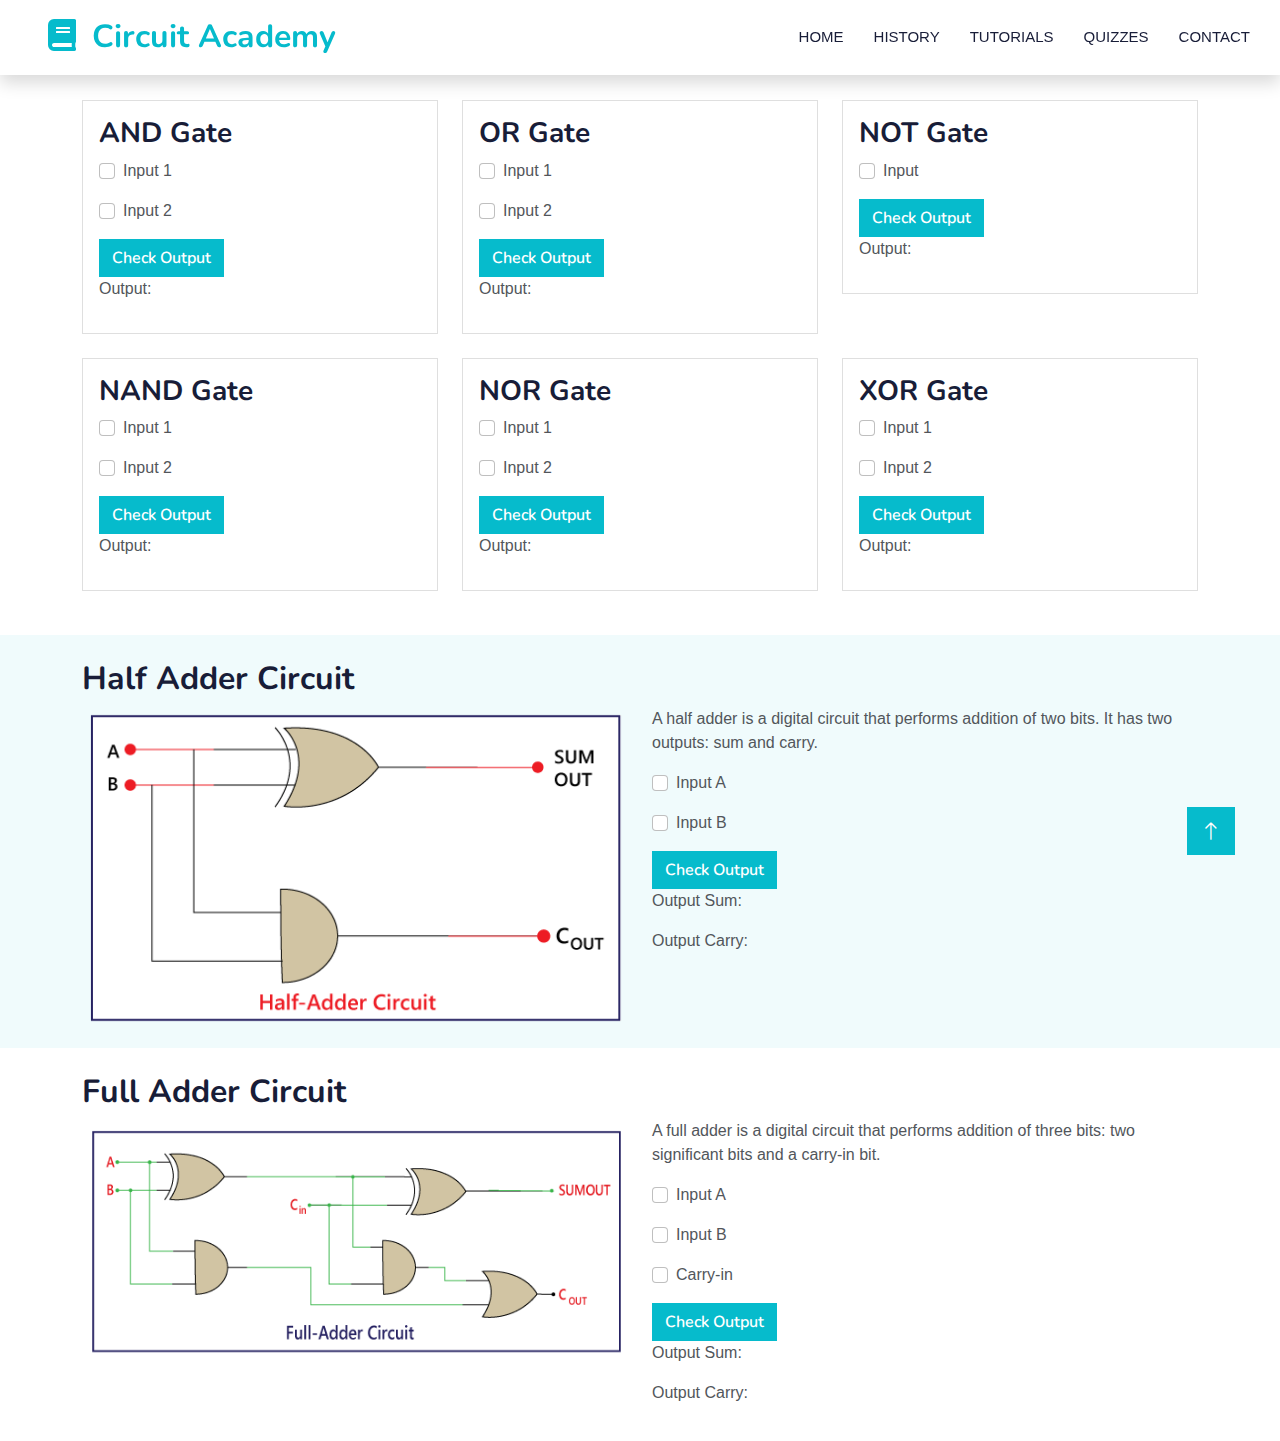
<file: Logic.html>
<!DOCTYPE html>
<html lang="en">

<head>
    <meta charset="utf-8">
    <title>Circuit Academy</title>
    <meta content="width=device-width, initial-scale=1.0" name="viewport">
    <meta content="" name="keywords">
    <meta content="" name="description">

    <!-- Favicon -->
    <link href="img/favicon.ico" rel="icon">

    <!-- Google Web Fonts -->
    <link rel="preconnect" href="https://fonts.googleapis.com">
    <link rel="preconnect" href="https://fonts.gstatic.com" crossorigin>
    <link href="https://fonts.googleapis.com/css2?family=Heebo:wght@400;500;600&family=Nunito:wght@600;700;800&display=swap" rel="stylesheet">

    <!-- Icon Font Stylesheet -->
    <link href="https://cdnjs.cloudflare.com/ajax/libs/font-awesome/5.10.0/css/all.min.css" rel="stylesheet">
    <link href="https://cdn.jsdelivr.net/npm/bootstrap-icons@1.4.1/font/bootstrap-icons.css" rel="stylesheet">

    <!-- Libraries Stylesheet -->
    <link href="lib/animate/animate.min.css" rel="stylesheet">
    <link href="lib/owlcarousel/assets/owl.carousel.min.css" rel="stylesheet">

    <!-- Customized Bootstrap Stylesheet -->
    <link href="css/bootstrap.min.css" rel="stylesheet">

    <!-- Template Stylesheet -->
    <link href="css/style.css" rel="stylesheet">
    
</head>

<body>
    <!-- Spinner Start -->
    <div id="spinner" class="show bg-white position-fixed translate-middle w-100 vh-100 top-50 start-50 d-flex align-items-center justify-content-center">
        <div class="spinner-border text-primary" style="width: 3rem; height: 3rem;" role="status">
            <span class="sr-only">Loading...</span>
        </div>
    </div>
    <!-- Spinner End -->

    <!-- Navbar Start -->
    <nav class="navbar navbar-expand-lg bg-white navbar-light shadow sticky-top p-0">
        <a href="index.html" class="navbar-brand d-flex align-items-center px-4 px-lg-5">
            <h2 class="m-0 text-primary"><i class="fa fa-book me-3"></i>Circuit Academy</h2>
        </a>
        <button type="button" class="navbar-toggler me-4" data-bs-toggle="collapse" data-bs-target="#navbarCollapse">
            <span class="navbar-toggler-icon"></span>
        </button>
        <div class="collapse navbar-collapse" id="navbarCollapse">
            <div class="navbar-nav ms-auto p-4 p-lg-0">
                <a href="index.html" class="nav-item nav-link active">Home</a>
                <a href="History.html" class="nav-item nav-link">History</a>
                <a href="courses.html" class="nav-item nav-link">Tutorials</a>
                <a href="quizzes.html" class="nav-item nav-link">Quizzes</a>
                <a href="contact.html" class="nav-item nav-link">Contact</a>
            </div>
        </div>
    </nav>
    <!-- Navbar End -->

    <!-- Logical Gates Section -->
    <section id="logicalGates" class="section">
        <div class="container">
            <div class="row">
                <div class="col-lg-4">
                    <div class="card mb-4">
                        <div class="card-body">
                            <h3 class="card-title">AND Gate</h3>
                            <div class="form-check mb-3">
                                <input class="form-check-input" type="checkbox" id="andInput1">
                                <label class="form-check-label" for="andInput1">Input 1</label>
                            </div>
                            <div class="form-check mb-3">
                                <input class="form-check-input" type="checkbox" id="andInput2">
                                <label class="form-check-label" for="andInput2">Input 2</label>
                            </div>
                            <button class="btn btn-primary" onclick="checkAndGate()">Check Output</button>
                            <p id="andOutput">Output:</p>
                        </div>
                    </div>
                </div>

                <div class="col-lg-4">
                    <div class="card mb-4">
                        <div class="card-body">
                            <h3 class="card-title">OR Gate</h3>
                            <div class="form-check mb-3">
                                <input class="form-check-input" type="checkbox" id="orInput1">
                                <label class="form-check-label" for="orInput1">Input 1</label>
                            </div>
                            <div class="form-check mb-3">
                                <input class="form-check-input" type="checkbox" id="orInput2">
                                <label class="form-check-label" for="orInput2">Input 2</label>
                            </div>
                            <button class="btn btn-primary" onclick="checkOrGate()">Check Output</button>
                            <p id="orOutput">Output:</p>
                        </div>
                    </div>
                </div>

                <div class="col-lg-4">
                    <div class="card mb-4">
                        <div class="card-body">
                            <h3 class="card-title">NOT Gate</h3>
                            <div class="form-check mb-3">
                                <input class="form-check-input" type="checkbox" id="notInput">
                                <label class="form-check-label" for="notInput">Input</label>
                            </div>
                            <button class="btn btn-primary" onclick="checkNotGate()">Check Output</button>
                            <p id="notOutput">Output:</p>
                        </div>
                    </div>
                </div>

                <div class="col-lg-4">
                    <div class="card mb-4">
                        <div class="card-body">
                            <h3 class="card-title">NAND Gate</h3>
                            <div class="form-check mb-3">
                                <input class="form-check-input" type="checkbox" id="nandInput1">
                                <label class="form-check-label" for="nandInput1">Input 1</label>
                            </div>
                            <div class="form-check mb-3">
                                <input class="form-check-input" type="checkbox" id="nandInput2">
                                <label class="form-check-label" for="nandInput2">Input 2</label>
                            </div>
                            <button class="btn btn-primary" onclick="checkNandGate()">Check Output</button>
                            <p id="nandOutput">Output:</p>
                        </div>
                    </div>
                </div>
                
                <div class="col-lg-4">
                    <div class="card mb-4">
                        <div class="card-body">
                            <h3 class="card-title">NOR Gate</h3>
                            <div class="form-check mb-3">
                                <input class="form-check-input" type="checkbox" id="norInput1">
                                <label class="form-check-label" for="norInput1">Input 1</label>
                            </div>
                            <div class="form-check mb-3">
                                <input class="form-check-input" type="checkbox" id="norInput2">
                                <label class="form-check-label" for="norInput2">Input 2</label>
                            </div>
                            <button class="btn btn-primary" onclick="checkNorGate()">Check Output</button>
                            <p id="norOutput">Output:</p>
                        </div>
                    </div>
                </div>
                
                <div class="col-lg-4">
                    <div class="card mb-4">
                        <div class="card-body">
                            <h3 class="card-title">XOR Gate</h3>
                            <div class="form-check mb-3">
                                <input class="form-check-input" type="checkbox" id="xorInput1">
                                <label class="form-check-label" for="xorInput1">Input 1</label>
                            </div>
                            <div class="form-check mb-3">
                                <input class="form-check-input" type="checkbox" id="xorInput2">
                                <label class="form-check-label" for="xorInput2">Input 2</label>
                            </div>
                            <button class="btn btn-primary" onclick="checkXorGate()">Check Output</button>
                            <p id="xorOutput">Output:</p>
                        </div>
                    </div>
                </div>                
            </div>
        </div>
    </section>
    <!-- Logical Gates Section -->

    <!-- Half Adder Circuit Section -->
    <section id="halfAdder" class="section bg-light">
        <div class="container">
            <h2 class="section-title">Half Adder Circuit</h2>
            <div class="row">
                <div class="col-lg-6">
                    <img src="img/half_adder_circuit.png" alt="Half Adder Circuit" class="img-fluid">
                </div>
                <div class="col-lg-6">
                    <p>A half adder is a digital circuit that performs addition of two bits. It has two outputs: sum and carry.</p>
                    <div class="form-check mb-3">
                        <input class="form-check-input" type="checkbox" id="halfAdderInputA">
                        <label class="form-check-label" for="halfAdderInputA">Input A</label>
                    </div>
                    <div class="form-check mb-3">
                        <input class="form-check-input" type="checkbox" id="halfAdderInputB">
                        <label class="form-check-label" for="halfAdderInputB">Input B</label>
                    </div>
                    <button class="btn btn-primary" onclick="checkHalfAdder()">Check Output</button>
                    <p id="halfAdderOutputSum">Output Sum:</p>
                    <p id="halfAdderOutputCarry">Output Carry:</p>
                </div>
            </div>
        </div>
    </section>
    <!-- Half Adder Circuit Section -->

    <!-- Full Adder Circuit Section -->
    <section id="fullAdder" class="section">
        <div class="container">
            <h2 class="section-title">Full Adder Circuit</h2>
            <div class="row">
                <div class="col-lg-6">
                    <img src="img/full_adder_circuit.png" alt="Full Adder Circuit" class="img-fluid">
                </div>
                <div class="col-lg-6">
                    <p>A full adder is a digital circuit that performs addition of three bits: two significant bits and a carry-in bit.</p>
                    <div class="form-check mb-3">
                        <input class="form-check-input" type="checkbox" id="fullAdderInputA">
                        <label class="form-check-label" for="fullAdderInputA">Input A</label>
                    </div>
                    <div class="form-check mb-3">
                        <input class="form-check-input" type="checkbox" id="fullAdderInputB">
                        <label class="form-check-label" for="fullAdderInputB">Input B</label>
                    </div>
                    <div class="form-check mb-3">
                        <input class="form-check-input" type="checkbox" id="fullAdderInputC">
                        <label class="form-check-label" for="fullAdderInputC">Carry-in</label>
                    </div>
                    <button class="btn btn-primary" onclick="checkFullAdder()">Check Output</button>
                    <p id="fullAdderOutputSum">Output Sum:</p>
                    <p id="fullAdderOutputCarry">Output Carry:</p>
                </div>
            </div>
        </div>
    </section>
    <!-- Full Adder Circuit Section -->

    <!-- JavaScript Section -->
    <script>
        function checkAndGate() {
            const input1 = document.getElementById('andInput1').checked;
            const input2 = document.getElementById('andInput2').checked;
            const output = input1 && input2;
            document.getElementById('andOutput').innerText = 'Output: ' + output;
        }

        function checkOrGate() {
            const input1 = document.getElementById('orInput1').checked;
            const input2 = document.getElementById('orInput2').checked;
            const output = input1 || input2;
            document.getElementById('orOutput').innerText = 'Output: ' + output;
        }

        function checkNotGate() {
            const input = document.getElementById('notInput').checked;
            const output = !input;
            document.getElementById('notOutput').innerText = 'Output: ' + output;
        }

        function checkNandGate() {
            const input1 = document.getElementById('nandInput1').checked;
            const input2 = document.getElementById('nandInput2').checked;
            const output = !(input1 && input2);
            document.getElementById('nandOutput').innerText = 'Output: ' + output;
        }

        function checkNorGate() {
            const input1 = document.getElementById('norInput1').checked;
            const input2 = document.getElementById('norInput2').checked;
            const output = !(input1 || input2);
            document.getElementById('norOutput').innerText = 'Output: ' + output;
        }

        function checkXorGate() {
            const input1 = document.getElementById('xorInput1').checked;
            const input2 = document.getElementById('xorInput2').checked;
            const output = input1 ^ input2; // XOR operation
            document.getElementById('xorOutput').innerText = 'Output: ' + output;
        }

        function checkHalfAdder() {
            const inputA = document.getElementById('halfAdderInputA').checked;
            const inputB = document.getElementById('halfAdderInputB').checked;
            const sum = inputA ^ inputB; // XOR for sum
            const carry = inputA && inputB; // AND for carry
            document.getElementById('halfAdderOutputSum').innerText = 'Output Sum: ' + sum;
            document.getElementById('halfAdderOutputCarry').innerText = 'Output Carry: ' + carry;
        }

        function checkFullAdder() {
            const inputA = document.getElementById('fullAdderInputA').checked;
            const inputB = document.getElementById('fullAdderInputB').checked;
            const carryIn = document.getElementById('fullAdderInputC').checked;
            const sum = (inputA ^ inputB) ^ carryIn; // XOR for sum
            const carryOut = (inputA && inputB) || (carryIn && (inputA || inputB)); // Full adder carry logic
            document.getElementById('fullAdderOutputSum').innerText = 'Output Sum: ' + sum;
            document.getElementById('fullAdderOutputCarry').innerText = 'Output Carry: ' + carryOut;
        }
    </script>

    <!-- Back to Top -->
    <a href="#" class="btn btn-lg btn-primary btn-lg-square rounded back-to-top"><i class="bi bi-arrow-up"></i></a>

    <!-- JavaScript Libraries -->
    <script src="https://code.jquery.com/jquery-3.6.0.min.js"></script>
    <script src="https://cdn.jsdelivr.net/npm/bootstrap@5.1.3/dist/js/bootstrap.bundle.min.js"></script>
    <script src="lib/wow/wow.min.js"></script>
    <script src="lib/easing/easing.min.js"></script>
    <script src="lib/owlcarousel/owl.carousel.min.js"></script>

    <!-- Template Javascript -->
    <script src="js/main.js"></script>
</body>

</html>
</file>
<file: css/style.css>
/********** Template CSS **********/
:root {
  --primary: #181d38;
  --light: #F0FBFC;
  --dark: #181d38;
}

.fw-medium {
  font-weight: 600 !important;
}

.fw-semi-bold {
  font-weight: 700 !important;
}

.back-to-top {
  position: fixed;
  display: none;
  right: 45px;
  bottom: 45px;
  z-index: 99;
}


/*** Spinner ***/
#spinner {
  opacity: 0;
  visibility: hidden;
  transition: opacity .5s ease-out, visibility 0s linear .5s;
  z-index: 99999;
}

#spinner.show {
  transition: opacity .5s ease-out, visibility 0s linear 0s;
  visibility: visible;
  opacity: 1;
}


/*** Button ***/
.btn {
  font-family: 'Nunito', sans-serif;
  font-weight: 600;
  transition: .5s;
}

.btn.btn-primary,
.btn.btn-secondary {
  color: #FFFFFF;
}

.btn-square {
  width: 38px;
  height: 38px;
}

.btn-sm-square {
  width: 32px;
  height: 32px;
}

.btn-lg-square {
  width: 48px;
  height: 48px;
}

.btn-square,
.btn-sm-square,
.btn-lg-square {
  padding: 0;
  display: flex;
  align-items: center;
  justify-content: center;
  font-weight: normal;
  border-radius: 0px;
}


/*** Navbar ***/
.navbar .dropdown-toggle::after {
  border: none;
  content: "\f107";
  font-family: "Font Awesome 5 Free";
  font-weight: 900;
  vertical-align: middle;
  margin-left: 8px;
}

.navbar-light .navbar-nav .nav-link {
  margin-right: 30px;
  padding: 25px 0;
  color: #FFFFFF;
  font-size: 15px;
  text-transform: uppercase;
  outline: none;
}

.navbar-light .navbar-nav .nav-link:hover,
.navbar-light .navbar-nav .nav-link.active {
  color: var(--primary);
}

@media (max-width: 991.98px) {
  .navbar-light .navbar-nav .nav-link  {
      margin-right: 0;
      padding: 10px 0;
  }

  .navbar-light .navbar-nav {
      border-top: 1px solid #EEEEEE;
  }
}

.navbar-light .navbar-brand,
.navbar-light a.btn {
  height: 75px;
}

.navbar-light .navbar-nav .nav-link {
  color: var(--dark);
  font-weight: 500;
}

.navbar-light.sticky-top {
  top: -100px;
  transition: .5s;
}

/*** Header carousel ***/
.header-carousel .owl-carousel {
max-width: 500px; /* Adjust the maximum width of the carousel */
margin: 0 auto; /* Center the carousel horizontally */
}

.header-carousel .owl-carousel-item {
position: relative;
min-height: 450px; /* Default minimum height */
}

.header-carousel .owl-carousel-item img {
position: absolute;
width: 100%;
height: 100%;
object-fit: cover;
}

@media (max-width: 768px) {
.header-carousel .owl-carousel-item {
    min-height: 200px; /* Adjust the minimum height of carousel items for smaller screens */
}

.header-carousel .owl-carousel-item img {
    /* Adjust the size of images to fit the smaller carousel */
    width: 100%;
    height: 100%;
    object-fit: cover;
}
}

.header-carousel .owl-nav {
position: absolute;
top: 50%;
right: 8%;
transform: translateY(-50%);
display: flex;
flex-direction: column;
}

.header-carousel .owl-nav .owl-prev,
.header-carousel .owl-nav .owl-next {
transition: .5s;
}

.header-carousel .owl-nav .owl-prev:hover,
.header-carousel .owl-nav .owl-next:hover {
background: var(--primary);
border-color: var(--primary);
} 


.page-header {
  background: linear-gradient(rgba(24, 29, 56, .7), rgba(24, 29, 56, .7)), url(../img/carousel-1.jpg);
  background-position: center center;
  background-repeat: no-repeat;
  background-size: cover;
}

.page-header-inner {
  background: rgba(15, 23, 43, .7);
}

.breadcrumb-item + .breadcrumb-item::before {
  color: var(--light);
}

/* Import Google font - Poppins */
@import url('https://fonts.googleapis.com/css2?family=Poppins:wght@400;500;600&display=swap');

/* General Styles */
* {
  margin: 0;
  padding: 0;
  box-sizing: border-box;
  font-family: "Poppins", sans-serif;
}

body {
  width: 100%;
  min-height: 100vh;
  background: #E3F2FD; /* Updated background */
}

/* Chatbot Toggle Button */
.chatbot-toggler {
  position: fixed;
  bottom: 30px;
  right: 35px;
  outline: none;
  border: none;
  height: 50px;
  width: 50px;
  display: flex;
  cursor: pointer;
  align-items: center;
  justify-content: center;
  border-radius: 50%;
  background: #724ae8;
  transition: all 0.2s ease;
}

body.show-chatbot .chatbot-toggler {
  transform: rotate(90deg);
}

.chatbot-toggler span {
  color: #fff;
  position: absolute;
}

.chatbot-toggler span:last-child,
body.show-chatbot .chatbot-toggler span:first-child {
  opacity: 0;
}

body.show-chatbot .chatbot-toggler span:last-child {
  opacity: 1;
}

/* Chatbot Popup */
.chatbot {
  position: fixed;
  right: 35px;
  bottom: 90px;
  width: 90%;
  max-width: 500px;
  height: 90vh;
  max-height: 550px;
  background: #fff;
  border-radius: 15px;
  overflow: hidden;
  opacity: 0;
  pointer-events: none;
  transform: scale(0.5);
  transform-origin: bottom right;
  box-shadow: 0 0 128px 0 rgba(0, 0, 0, 0.1), 0 32px 64px -48px rgba(0, 0, 0, 0.5);
  transition: all 0.1s ease;
}

body.show-chatbot .chatbot {
  opacity: 1;
  pointer-events: auto;
  transform: scale(1);
}

/* Chat Header */
.chatbot header {
  padding: 16px 0;
  position: relative;
  text-align: center;
  color: #fff;
  background: #724ae8;
  box-shadow: 0 2px 10px rgba(0, 0, 0, 0.1);
}

header h2 {
  font-size: 1.4rem;
}

header span {
  position: absolute;
  right: 15px;
  top: 50%;
  display: none;
  cursor: pointer;
  transform: translateY(-50%);
}

/* Chat Body */
.chatbot .chatbox {
  overflow-y: auto;
  height: calc(100% - 100px);
  padding: 30px 20px 30px;
}

.chatbox .chat {
  display: flex;
  list-style: none;
  margin: 10px 0; /* Added margin for spacing */
}

.chatbox .outgoing {
  justify-content: flex-end; /* User messages on the right */
}

.chatbox .incoming {
  justify-content: flex-start; /* Bot messages on the left */
}

.chatbox .incoming span {
  width: 32px;
  height: 32px;
  color: #fff;
  cursor: default;
  text-align: center;
  line-height: 32px;
  align-self: flex-start;
  background: #724ae8;
  border-radius: 4px;
  margin: 0 10px 7px 0;
}

.chatbox .chat p {
  white-space: pre-wrap;
  padding: 12px 16px;
  border-radius: 10px 10px 0 10px;
  max-width: 85%;
  color: #fff;
  font-size: 0.95rem;
  background: #724ae8;
}

.chatbox .incoming p {
  background: #f2f2f2;
  color: #000;
  border-radius: 10px 10px 10px 0;
}

/* Chat Input */
.chatbot .chat-input {
  display: flex;
  align-items: center;
  gap: 10px;
  position: absolute;
  bottom: 0;
  width: 100%;
  background: #fff;
  padding: 5px 20px;
  border-top: 1px solid #ddd;
}

.chat-input textarea {
  flex-grow: 1;
  height: 55px;
  border: none;
  outline: none;
  resize: none;
  padding: 15px;
  font-size: 0.95rem;
}

.upload-icon {
  cursor: pointer;
  color: #724ae8;
  font-size: 1.4rem;
}

.upload-icon i {
  display: block;
}

#send-btn {
  color: #724ae8;
  font-weight: 600;
  font-size: 28px;
  cursor: pointer;
  padding: 5px;
}

/* File Upload and Preview */
#file-upload {
  background: none;
  border: none;
  color: #724ae8;
  font-family: 'Material Symbols Rounded', sans-serif;
  font-weight: 600;
  font-size: 28px;
  cursor: pointer;
}

#file-upload:hover {
  color: #5e3ac5;
}

#file-preview {
  display: flex;
  align-items: center;
  gap: 10px;
}

#file-preview img {
  max-width: 50px;
  max-height: 50px;
}

#remove-file {
  cursor: pointer;
  font-size: 1.2rem;
  color: #724ae8;
  background: none;
  border: none;
}

#file-preview a {
  color: #724ae8;
  text-decoration: none;
  font-size: 1rem;
}

#file-preview span.material-symbols-outlined {
  font-size: 2rem;
}

/* Media Queries for Responsiveness */
@media (max-width: 490px) {
  .chatbot-toggler {
    right: 20px;
    bottom: 20px;
  }
  .chatbot {
    right: 0;
    bottom: 0;
    width: 100%;
    height: 100%;
    border-radius: 0;
  }
  .chatbot .chatbox {
    height: 85%;
    padding: 25px 15px 100px;
  }
  .chatbot .chat-input {
    padding: 5px 15px;
  }
  header span {
    display: block;
  }
}

/**QUIZ PAGE**/
@import url('https://fonts.googleapis.com/css2?family=Poppins:wght@200;300;400;500;600;700&display=swap');

*{
    margin: 0;
    padding: 0;
    box-sizing: border-box;
    font-family: 'Poppins', sans-serif;
}

::selection{
    color: #fff;
    background: #007bff;
}

.start_btn,
.info_box,
.quiz_box,
.result_box{
    position: absolute;
    top: 50%;
    left: 50%;
    transform: translate(-50%, -50%);
    box-shadow: 0 4px 8px 0 rgba(0, 0, 0, 0.2), 
                0 6px 20px 0 rgba(0, 0, 0, 0.19);
}

/* Make sure these elements are centered and scale properly on smaller screens */
.info_box.activeInfo,
.quiz_box.activeQuiz,
.result_box.activeResult{
    opacity: 1;
    z-index: 5;
    pointer-events: auto;
    transform: translate(-50%, -50%) scale(1);
}

.start_btn button{
    font-size: 25px;
    font-weight: 500;
    color: #007bff;
    padding: 15px 30px;
    outline: none;
    border: none;
    border-radius: 5px;
    background: #23ff0f;
    cursor: pointer;
}

.info_box{
    width: 540px;
    background: #fff;
    border-radius: 5px;
    transform: translate(-50%, -50%) scale(0.9);
    opacity: 0;
    pointer-events: none;
    transition: all 0.3s ease;
}

.info_box .info-title{
    height: 60px;
    width: 100%;
    border-bottom: 1px solid lightgrey;
    display: flex;
    align-items: center;
    padding: 0 30px;
    border-radius: 5px 5px 0 0;
    font-size: 20px;
    font-weight: 600;
}

.info_box .info-list{
    padding: 15px 30px;
}

.info_box .info-list .info{
    margin: 5px 0;
    font-size: 17px;
}

.info_box .info-list .info span{
    font-weight: 600;
    color: #007bff;
}
.info_box .buttons{
    height: 60px;
    display: flex;
    align-items: center;
    justify-content: flex-end;
    padding: 0 30px;
    border-top: 1px solid lightgrey;
}

.info_box .buttons button{
    margin: 0 5px;
    height: 40px;
    width: 100px;
    font-size: 16px;
    font-weight: 500;
    cursor: pointer;
    border: none;
    outline: none;
    border-radius: 5px;
    border: 1px solid #007bff;
    transition: all 0.3s ease;
}

.quiz_box{
    width: 550px;
    background: #fff;
    border-radius: 5px;
    transform: translate(-50%, -50%) scale(0.9);
    opacity: 0;
    pointer-events: none;
    transition: all 0.3s ease;
}

.quiz_box header{
    position: relative;
    z-index: 2;
    height: 70px;
    padding: 0 30px;
    background: #fff;
    border-radius: 5px 5px 0 0;
    display: flex;
    align-items: center;
    justify-content: space-between;
    box-shadow: 0px 3px 5px 1px rgba(0,0,0,0.1);
}

.quiz_box header .title{
    font-size: 20px;
    font-weight: 600;
}

.quiz_box header .timer{
    color: #004085;
    background: #cce5ff;
    border: 1px solid #b8daff;
    height: 45px;
    padding: 0 8px;
    border-radius: 5px;
    display: flex;
    align-items: center;
    justify-content: space-between;
    width: 145px;
}

.quiz_box header .timer .time_left_txt{
    font-weight: 400;
    font-size: 17px;
    user-select: none;
}

.quiz_box header .timer .timer_sec{
    font-size: 18px;
    font-weight: 500;
    height: 30px;
    width: 45px;
    color: #fff;
    border-radius: 5px;
    line-height: 30px;
    text-align: center;
    background: #343a40;
    border: 1px solid #343a40;
    user-select: none;
}

.quiz_box header .time_line{
    position: absolute;
    bottom: 0px;
    left: 0px;
    height: 3px;
    background: #007bff;
}

section{
    padding: 25px 30px 20px 30px;
    background: #fff;
}

section .que_text{
    font-size: 25px;
    font-weight: 600;
}

section .option_list{
    padding: 20px 0px;
    display: block;   
}

section .option_list .option{
    background: aliceblue;
    border: 1px solid #84c5fe;
    border-radius: 5px;
    padding: 8px 15px;
    font-size: 17px;
    margin-bottom: 15px;
    cursor: pointer;
    transition: all 0.3s ease;
    display: flex;
    align-items: center;
    justify-content: space-between;
}

section .option_list .option:last-child{
    margin-bottom: 0px;
}

section .option_list .option:hover{
    color: #004085;
    background: #cce5ff;
    border: 1px solid #b8daff;
}

section .option_list .option.correct{
    color: #155724;
    background: #d4edda;
    border: 1px solid #c3e6cb;
}

section .option_list .option.incorrect{
    color: #721c24;
    background: #f8d7da;
    border: 1px solid #f5c6cb;
}

section .option_list .option.disabled{
    pointer-events: none;
}

section .option_list .option .icon{
    height: 26px;
    width: 26px;
    border: 2px solid transparent;
    border-radius: 50%;
    text-align: center;
    font-size: 13px;
    pointer-events: none;
    transition: all 0.3s ease;
    line-height: 24px;
}
.option_list .option .icon.tick{
    color: #23903c;
    border-color: #23903c;
    background: #d4edda;
}

.option_list .option .icon.cross{
    color: #a42834;
    background: #f8d7da;
    border-color: #a42834;
}

footer{
    height: 60px;
    padding: 0 30px;
    display: flex;
    align-items: center;
    justify-content: space-between;
    border-top: 1px solid lightgrey;
}

footer .total_que span{
    display: flex;
    user-select: none;
}

footer .total_que span p{
    font-weight: 500;
    padding: 0 5px;
}

footer .total_que span p:first-child{
    padding-left: 0px;
}

footer button{
    height: 40px;
    padding: 0 13px;
    font-size: 18px;
    font-weight: 400;
    cursor: pointer;
    border: none;
    outline: none;
    color: #fff;
    border-radius: 5px;
    background: #007bff;
    border: 1px solid #007bff;
    line-height: 10px;
    opacity: 0;
    pointer-events: none;
    transform: scale(0.95);
    transition: all 0.3s ease;
}

footer button:hover{
    background: #0263ca;
}

footer button.show{
    opacity: 1;
    pointer-events: auto;
    transform: scale(1);
}

.result_box{
    background: #fff;
    border-radius: 5px;
    display: flex;
    padding: 25px 30px;
    width: 450px;
    align-items: center;
    flex-direction: column;
    justify-content: center;
    transform: translate(-50%, -50%) scale(0.9);
    opacity: 0;
    pointer-events: none;
    transition: all 0.3s ease;
}

.result_box .icon{
    font-size: 100px;
    color: #007bff;
    margin-bottom: 10px;
}

.result_box .complete_text{
    font-size: 20px;
    font-weight: 500;
}

.result_box .score_text span{
    display: flex;
    margin: 10px 0;
    font-size: 18px;
    font-weight: 500;
}

.result_box .score_text span p{
    padding: 0 4px;
    font-weight: 600;
}

.result_box .buttons{
    display: flex;
    margin: 20px 0;
}

.result_box .buttons button{
    margin: 0 10px;
    height: 45px;
    padding: 0 20px;
    font-size: 18px;
    font-weight: 500;
    cursor: pointer;
    border: none;
    outline: none;
    border-radius: 5px;
    border: 1px solid #007bff;
    transition: all 0.3s ease;
}

.buttons button.restart{
    color: #fff;
    background: #007bff;
}

.buttons button.restart:hover{
    background: #0263ca;
}


.buttons button.quit{
    color: #007bff;
    background: #fff;
}

.buttons button.quit:hover{
    color: #fff;
    background: #007bff;
}

/* MEDIA QUERIES FOR RESPONSIVENESS */
@media (max-width: 768px) {
    .info_box, .quiz_box, .result_box {
        width: 90%;
        padding: 15px;
    }
    .start_btn button {
        font-size: 20px;
        padding: 12px 25px;
    }
    .quiz_box header .title {
        font-size: 18px;
    }
    section .que_text {
        font-size: 22px;
    }
    section .option_list .option {
        font-size: 16px;
        padding: 10px 12px;
    }
    footer .total_que span p {
        font-size: 16px;
    }
}

@media (max-width: 480px) {
    .start_btn button {
        font-size: 18px;
        padding: 10px 20px;
    }
    .quiz_box header .title {
        font-size: 16px;
    }
    section .que_text {
        font-size: 20px;
    }
    section .option_list .option {
        font-size: 14px;
        padding: 8px 10px;
    }
    footer .total_que span p {
        font-size: 14px;
    }
    footer button {
        font-size: 16px;
        padding: 0 10px;
    }
    .result_box {
        width: 100%;
        padding: 15px;
    }
    .result_box .icon {
        font-size: 80px;
    }
}
</file>
